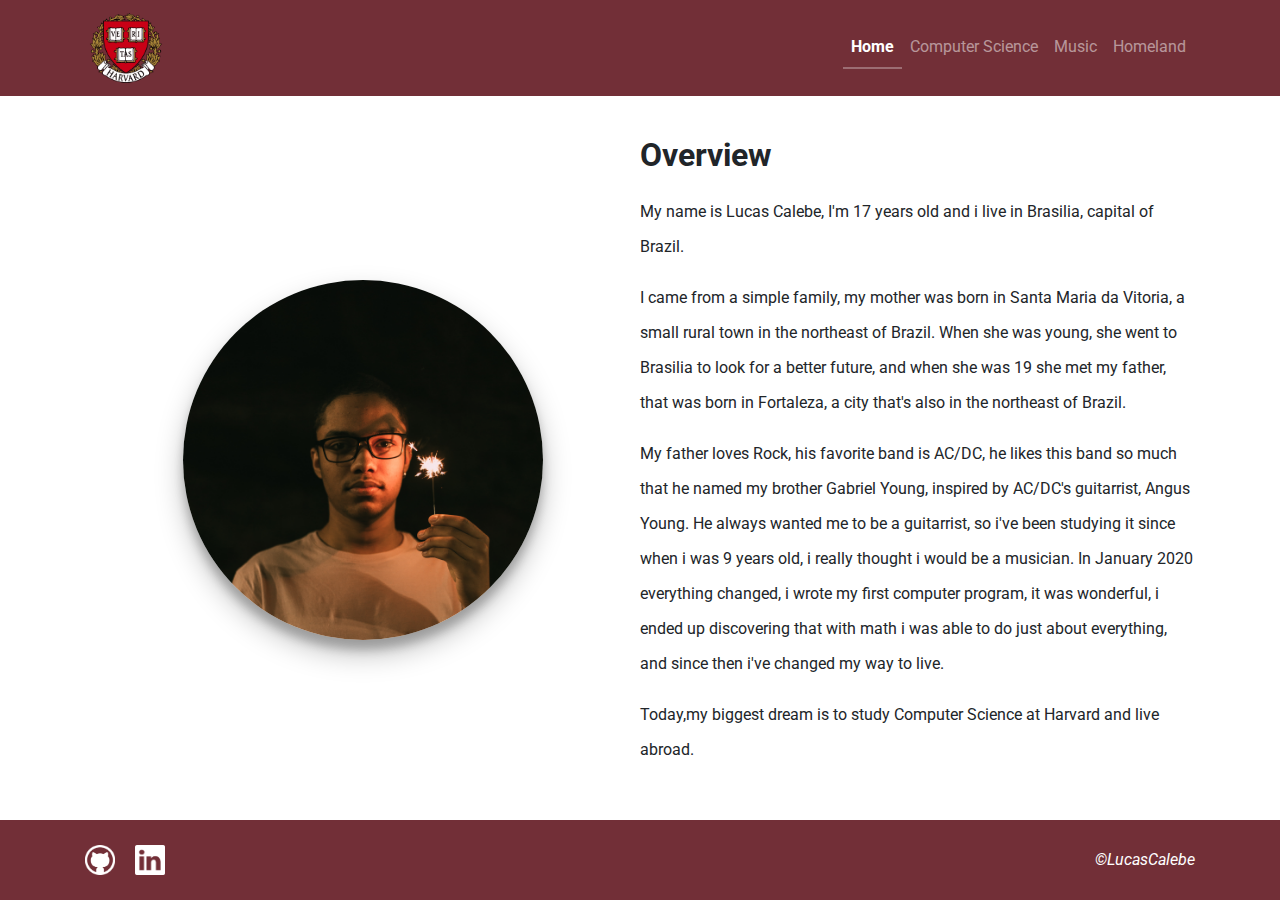
<file: PSET 8/homepage/index.html>
<!DOCTYPE html>

<html lang="en">
    <head>
        <link href="https://stackpath.bootstrapcdn.com/bootstrap/4.1.3/css/bootstrap.min.css" rel="stylesheet">
        <link href="./css/styles.css" rel="stylesheet">
        <title>Lucas Calebe - Home</title>
    </head>
    <body>
        <header class="fixed-top">
            <nav class="navbar navbar-expand-lg navbar-dark container">
                <button class="navbar-toggler" type="button" data-toggle="collapse" data-target="#navbarNav" aria-controls="navbarNav" aria-expanded="false" aria-label="Toggle navigation">
                    <span class="navbar-toggler-icon"></span>
                </button>

                <a href="welcome.html" class="logo"><img src="./img/harvard.png" alt="harvard logo"></a>
                <div class="collapse navbar-collapse justify-content-end" id="navbarNav">
                    <ul class="navbar-nav">
                        <li class="nav-item active">
                            <a class="nav-link" href="index.html">Home <span class="sr-only">(current)</span></a>
                        </li>
                        <li class="nav-item">
                            <a class="nav-link" href="computerScience.html">Computer Science</a>
                        </li>
                        <li class="nav-item">
                            <a class="nav-link" href="music.html">Music</a>
                        </li>
                        <li class="nav-item">
                            <a class="nav-link" href="homeland.html">Homeland</a>
                        </li>
                    </ul>
                </div>
            </nav>
        </header>

        <section>
            <div class="container">
                <div class="content">
                    <div class="content-photo">
                        <div class="photo"></div>
                    </div>

                    <div class="content-description">
                        <h2><strong>Overview</strong></h2>
                        <p>My name is Lucas Calebe, I'm 17 years old and i live in Brasilia, capital of Brazil.</p>
                        <p>I came from a simple family, my mother was born in Santa Maria da Vitoria, a small rural town in the northeast of Brazil.
                        When she was young, she went to Brasilia to look for a better future, and when she was 19 she met my father, that was born in Fortaleza,
                        a city that's also in the northeast of Brazil.</p>
                        <p>My father loves Rock, his favorite band is AC/DC, he likes this band so much that he named my brother Gabriel Young,
                            inspired by AC/DC's guitarrist, Angus Young. He always wanted me to be a guitarrist, so i've been studying it since when i was 9 years old,
                            i really thought i would be a musician. In January 2020 everything changed, i wrote my first computer program, it was wonderful, i ended up discovering
                            that with math i was able to do just about everything, and since then i've changed my way to live.</p>
                        <p>Today,my biggest dream is to study Computer Science at Harvard and live abroad.</p>
                    </div>
                    <br>
                </div>
            </div>
        </section>

        <footer>
            <div class="container rodape">
                <div class="social-media">
                    <a href="https://www.github.com/lucascalebe" target="_blank">
                        <img src="./img/github.png" alt="Github">
                    </a>
                    <a href="https://br.linkedin.com/in/lucas-calebe-73263290" target="_blank">
                        <img src="./img/linkedin.png" alt="LinkedIn">
                    </a>
                </div>
                <div class="copyright">
                    <span>&copy;LucasCalebe</span>
                </div>
            </div>
        </footer>
    </body>

    <script src="https://code.jquery.com/jquery-3.3.1.slim.min.js" integrity="sha384-q8i/X+965DzO0rT7abK41JStQIAqVgRVzpbzo5smXKp4YfRvH+8abtTE1Pi6jizo" crossorigin="anonymous"></script>
    <script src="https://cdnjs.cloudflare.com/ajax/libs/popper.js/1.14.3/umd/popper.min.js" integrity="sha384-ZMP7rVo3mIykV+2+9J3UJ46jBk0WLaUAdn689aCwoqbBJiSnjAK/l8WvCWPIPm49" crossorigin="anonymous"></script>
    <script src="https://stackpath.bootstrapcdn.com/bootstrap/4.1.3/js/bootstrap.min.js" integrity="sha384-ChfqqxuZUCnJSK3+MXmPNIyE6ZbWh2IMqE241rYiqJxyMiZ6OW/JmZQ5stwEULTy" crossorigin="anonymous"></script>
</html>
</file>
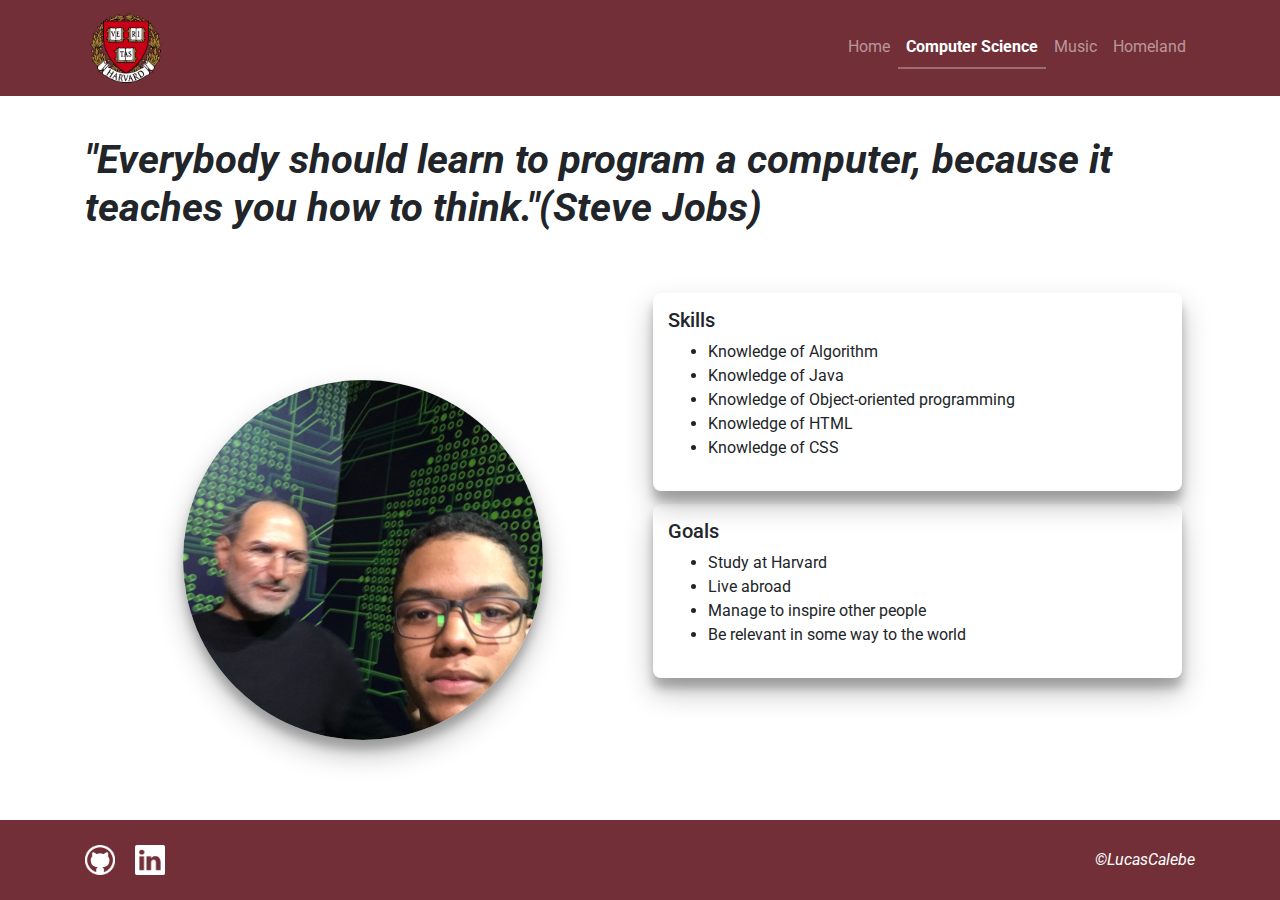
<file: PSET 8/homepage/computerScience.html>
<!DOCTYPE html>

<html lang="en">
    <head>
        <link href="https://stackpath.bootstrapcdn.com/bootstrap/4.1.3/css/bootstrap.min.css" rel="stylesheet">
        <link href="./css/cs.css" rel="stylesheet">
        <title>Lucas Calebe - Computer Science</title>
    </head>
    <body>
        <header class="fixed-top">
            <nav class="navbar navbar-expand-lg navbar-dark container">
                <button class="navbar-toggler" type="button" data-toggle="collapse" data-target="#navbarNav" aria-controls="navbarNav" aria-expanded="false" aria-label="Toggle navigation">
                    <span class="navbar-toggler-icon"></span>
                </button>

                <a href="welcome.html" class="logo"><img src="./img/harvard.png" alt="harvard logo"></a>
                <div class="collapse navbar-collapse justify-content-end" id="navbarNav">
                    <ul class="navbar-nav">
                        <li class="nav-item">
                            <a class="nav-link" href="index.html">Home <span class="sr-only">(current)</span></a>
                        </li>
                        <li class="nav-item active">
                            <a class="nav-link" href="cs.html">Computer Science</a>
                        </li>
                        <li class="nav-item">
                            <a class="nav-link" href="music.html">Music</a>
                        </li>
                        <li class="nav-item">
                            <a class="nav-link" href="homeland.html">Homeland</a>
                        </li>
                    </ul>
                </div>
            </nav>
        </header>
        <section>
            <div class="container">
                <div class="content">
                    <div class="content-phrase">
                        <h2><strong>"Everybody should learn to program a computer, because it teaches you how to think."(Steve Jobs)</strong></h2>
                    </div>
                    <div class="main-content">
                        <div class="content-photo">
                            <div class="photo"></div>
                        </div>
                        <div class="content-description">
                            <div class="item-pad shadow-lg skills">
                                <h5>Skills</h5>
                                <ul>
                                    <li>Knowledge of Algorithm</li>
                                    <li>Knowledge of Java</li>
                                    <li>Knowledge of Object-oriented programming</li>
                                    <li>Knowledge of HTML</li>
                                    <li>Knowledge of CSS</li>
                                </ul>
                            </div>
                            <div class="item-pad shadow-lg goals">
                                <h5>Goals</h5>
                                <ul>
                                    <li>Study at Harvard</li>
                                    <li>Live abroad</li>
                                    <li>Manage to inspire other people</li>
                                    <li>Be relevant in some way to the world</li>
                                </ul>
                            </div>
                        </div>
                    </div>
                </div>
            </div>
        </section>
        <footer>
            <div class="container rodape">
                <div class="social-media">
                    <a href="https://www.github.com/lucascalebe" target="_blank">
                        <img src="./img/github.png" alt="Github">
                    </a>
                    <a href="https://br.linkedin.com/in/lucas-calebe-73263290" target="_blank">
                        <img src="./img/linkedin.png" alt="LinkedIn">
                    </a>
                </div>
                <div class="copyright">
                    <span>&copy;LucasCalebe</span>
                </div>
            </div>
        </footer>
    </body>
    <script src="https://code.jquery.com/jquery-3.3.1.slim.min.js" integrity="sha384-q8i/X+965DzO0rT7abK41JStQIAqVgRVzpbzo5smXKp4YfRvH+8abtTE1Pi6jizo" crossorigin="anonymous"></script>
    <script src="https://cdnjs.cloudflare.com/ajax/libs/popper.js/1.14.3/umd/popper.min.js" integrity="sha384-ZMP7rVo3mIykV+2+9J3UJ46jBk0WLaUAdn689aCwoqbBJiSnjAK/l8WvCWPIPm49" crossorigin="anonymous"></script>
    <script src="https://stackpath.bootstrapcdn.com/bootstrap/4.1.3/js/bootstrap.min.js" integrity="sha384-ChfqqxuZUCnJSK3+MXmPNIyE6ZbWh2IMqE241rYiqJxyMiZ6OW/JmZQ5stwEULTy" crossorigin="anonymous"></script>
</html>
</file>
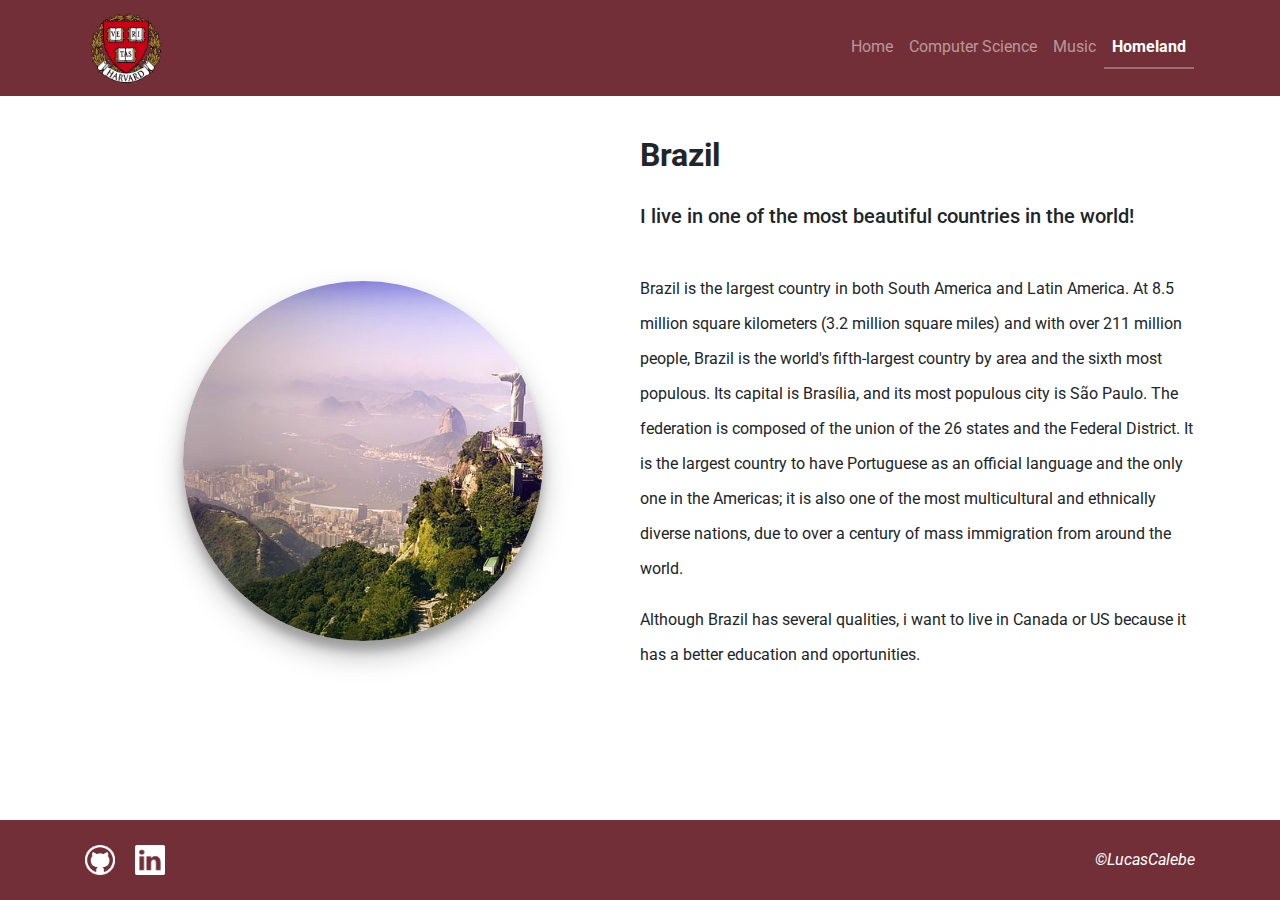
<file: PSET 8/homepage/homeland.html>
<!DOCTYPE html>

<html lang="en">
    <head>
        <link href="https://stackpath.bootstrapcdn.com/bootstrap/4.1.3/css/bootstrap.min.css" rel="stylesheet">
        <link href="./css/homeland.css" rel="stylesheet">
        <title>Lucas Calebe - Homepage</title>
    </head>
    <body>
        <header class="fixed-top">
            <nav class="navbar navbar-expand-lg navbar-dark container">
                <button class="navbar-toggler" type="button" data-toggle="collapse" data-target="#navbarNav" aria-controls="navbarNav" aria-expanded="false" aria-label="Toggle navigation">
                    <span class="navbar-toggler-icon"></span>
                </button>

                <a href="welcome.html" class="logo"><img src="./img/harvard.png" alt="harvard logo"></a>
                <div class="collapse navbar-collapse justify-content-end" id="navbarNav">
                    <ul class="navbar-nav">
                        <li class="nav-item">
                            <a class="nav-link" href="index.html">Home <span class="sr-only">(current)</span></a>
                        </li>
                        <li class="nav-item">
                            <a class="nav-link" href="computerScience.html">Computer Science</a>
                        </li>
                        <li class="nav-item">
                            <a class="nav-link" href="music.html">Music</a>
                        </li>
                        <li class="nav-item active">
                            <a class="nav-link" href="homeland.html">Homeland</a>
                        </li>
                    </ul>
                </div>
            </nav>
        </header>

        <section>
            <div class="container">
                <div class="content">
                    <div class="content-photo">
                        <div class="photo"></div>
                    </div>

                    <div class="content-description">
                        <h2><strong>Brazil</strong></h2>
                        <h5>I live in one of the most beautiful countries in the world!</h5>
                        <br>
                        <p>Brazil is the largest country in both South America and Latin America. At 8.5 million square kilometers (3.2 million square miles)
                            and with over 211 million people, Brazil is the world's fifth-largest country by area
                            and the sixth most populous. Its capital is Brasília, and its most populous city is São Paulo.
                            The federation is composed of the union of the 26 states and the Federal District. It is the largest country
                            to have Portuguese as an official language and the only one in the Americas; it is also one of the most multicultural and ethnically
                            diverse nations, due to over a century of mass immigration from around the world.</p>

                            Although Brazil has several qualities, i want to live in Canada or US because it has a better education and oportunities.
                    </div>
                    <br>
                </div>
            </div>
        </section>

        <footer>
            <div class="container rodape">
                <div class="social-media">
                    <a href="https://www.github.com/lucascalebe" target="_blank">
                        <img src="./img/github.png" alt="Github">
                    </a>
                    <a href="https://br.linkedin.com/in/lucas-calebe-73263290" target="_blank">
                        <img src="./img/linkedin.png" alt="LinkedIn">
                    </a>
                </div>
                <div class="copyright">
                    <span>&copy;LucasCalebe</span>
                </div>
            </div>
        </footer>
    </body>

    <script src="https://code.jquery.com/jquery-3.3.1.slim.min.js" integrity="sha384-q8i/X+965DzO0rT7abK41JStQIAqVgRVzpbzo5smXKp4YfRvH+8abtTE1Pi6jizo" crossorigin="anonymous"></script>
    <script src="https://cdnjs.cloudflare.com/ajax/libs/popper.js/1.14.3/umd/popper.min.js" integrity="sha384-ZMP7rVo3mIykV+2+9J3UJ46jBk0WLaUAdn689aCwoqbBJiSnjAK/l8WvCWPIPm49" crossorigin="anonymous"></script>
    <script src="https://stackpath.bootstrapcdn.com/bootstrap/4.1.3/js/bootstrap.min.js" integrity="sha384-ChfqqxuZUCnJSK3+MXmPNIyE6ZbWh2IMqE241rYiqJxyMiZ6OW/JmZQ5stwEULTy" crossorigin="anonymous"></script>
</html>
</file>
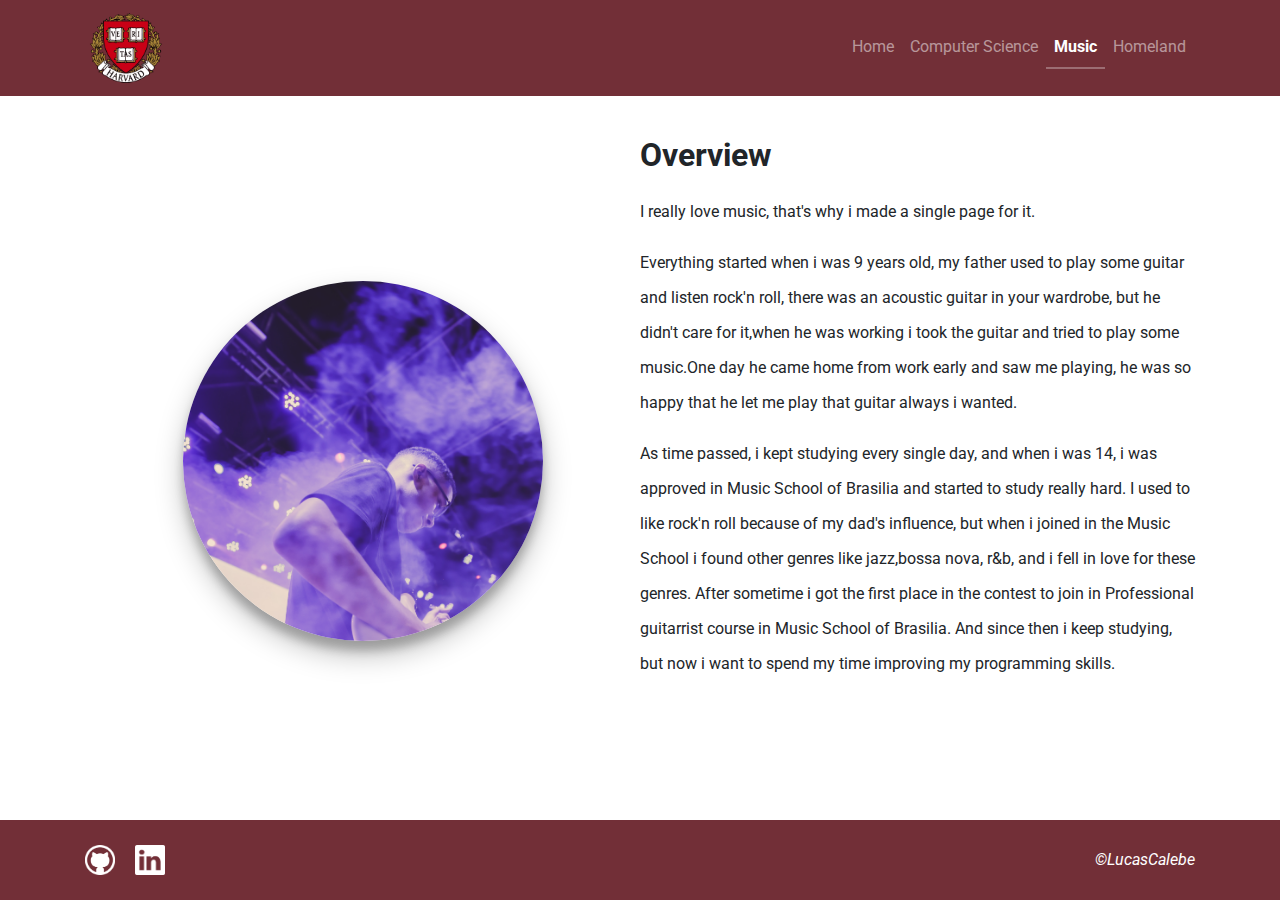
<file: PSET 8/homepage/music.html>
<!DOCTYPE html>

<html lang="en">
    <head>
        <link href="https://stackpath.bootstrapcdn.com/bootstrap/4.1.3/css/bootstrap.min.css" rel="stylesheet">
        <link href="./css/music.css" rel="stylesheet">
        <title>Lucas Calebe - Music</title>
    </head>
    <body>
        <header class="fixed-top">
            <nav class="navbar navbar-expand-lg navbar-dark container">
                <button class="navbar-toggler" type="button" data-toggle="collapse" data-target="#navbarNav" aria-controls="navbarNav" aria-expanded="false" aria-label="Toggle navigation">
                    <span class="navbar-toggler-icon"></span>
                </button>

                <a href="welcome.html" class="logo"><img src="./img/harvard.png" alt="harvard logo"></a>
                <div class="collapse navbar-collapse justify-content-end" id="navbarNav">
                    <ul class="navbar-nav">
                        <li class="nav-item">
                            <a class="nav-link" href="index.html">Home <span class="sr-only">(current)</span></a>
                        </li>
                        <li class="nav-item">
                            <a class="nav-link" href="computerScience.html">Computer Science</a>
                        </li>
                        <li class="nav-item active">
                            <a class="nav-link" href="music.html">Music</a>
                        </li>
                        <li class="nav-item">
                            <a class="nav-link" href="homeland.html">Homeland</a>
                        </li>
                    </ul>
                </div>
            </nav>
        </header>

        <section>
            <div class="container">
                <div class="content">
                    <div class="content-photo">
                        <div class="photo"></div>
                    </div> 

                    <div class="content-description">
                        <h2><strong>Overview</strong></h2>
                        <p>I really love music, that's why i made a single page for it.</p>
                        <p>Everything started when i was 9 years old, my father used to play some guitar and listen rock'n roll, there was an acoustic guitar in your wardrobe,
                            but he didn't care for it,when he was working i took the guitar and tried to play some music.One day he came home from work early and saw me playing, he was so happy that
                             he let me play that guitar always i wanted.</p>
                           <p>As time passed, i kept studying every single day, and when i was 14, i was approved in Music School of Brasilia and started to study really hard. I used to like rock'n roll
                            because of my dad's influence, but when i joined in the Music School i found other genres like jazz,bossa nova, r&b, and i fell in love for these genres. After sometime
                             i got the first place in the contest to join in Professional guitarrist course in Music School of Brasilia. And since then i keep studying, but now i want to spend my time
                              improving my programming skills.</p>
                    </div>
                    <br>
                </div>
            </div>
        </section>

        <footer>
            <div class="container rodape">
                <div class="social-media">
                    <a href="https://www.github.com/lucascalebe" target="_blank">
                        <img src="./img/github.png" alt="Github">
                    </a>
                    <a href="https://br.linkedin.com/in/lucas-calebe-73263290" target="_blank">
                        <img src="./img/linkedin.png" alt="LinkedIn">
                    </a>
                </div>
                <div class="copyright">
                    <span>&copy;LucasCalebe</span>
                </div>
            </div>
        </footer>
    </body>

    <script src="https://code.jquery.com/jquery-3.3.1.slim.min.js" integrity="sha384-q8i/X+965DzO0rT7abK41JStQIAqVgRVzpbzo5smXKp4YfRvH+8abtTE1Pi6jizo" crossorigin="anonymous"></script>
    <script src="https://cdnjs.cloudflare.com/ajax/libs/popper.js/1.14.3/umd/popper.min.js" integrity="sha384-ZMP7rVo3mIykV+2+9J3UJ46jBk0WLaUAdn689aCwoqbBJiSnjAK/l8WvCWPIPm49" crossorigin="anonymous"></script>
    <script src="https://stackpath.bootstrapcdn.com/bootstrap/4.1.3/js/bootstrap.min.js" integrity="sha384-ChfqqxuZUCnJSK3+MXmPNIyE6ZbWh2IMqE241rYiqJxyMiZ6OW/JmZQ5stwEULTy" crossorigin="anonymous"></script>
</html>
</file>
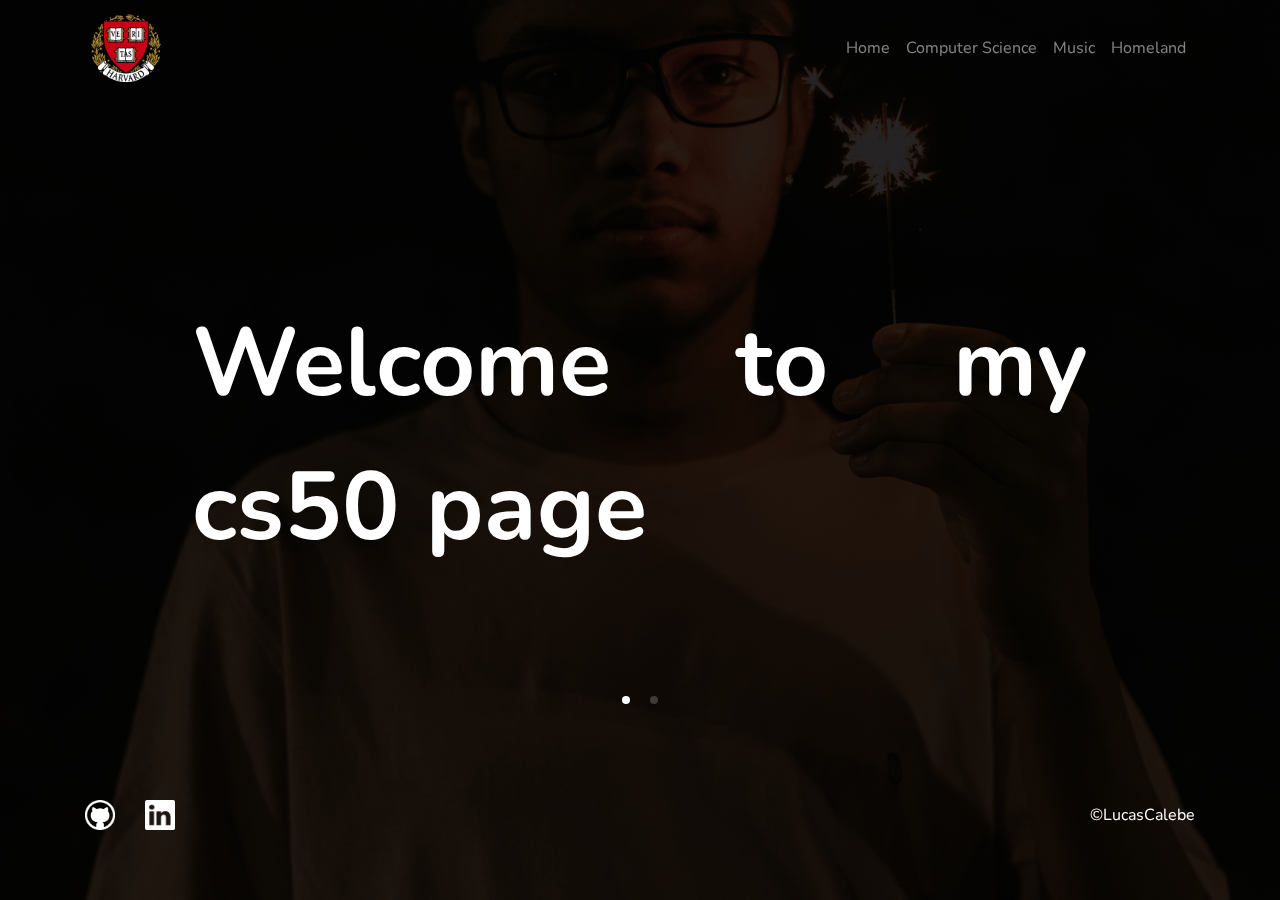
<file: PSET 8/homepage/welcome.html>
<!DOCTYPE html>
<html lang="en">
<head>
    <meta charset="UTF-8">
    <meta name="viewport" content="width=device-width, initial-scale=1.0">
    <link href="https://stackpath.bootstrapcdn.com/bootstrap/4.1.3/css/bootstrap.min.css" rel="stylesheet">
    <link rel="stylesheet" href="./css/welcome.css">
    <title>Lucas Calebe - CS50</title>
</head>
    <body>
        <header class="fixed-top">
            <nav class="navbar navbar-expand-lg navbar-dark container">
                <button class="navbar-toggler" type="button" data-toggle="collapse" data-target="#navbarNav" aria-controls="navbarNav" aria-expanded="false" aria-label="Toggle navigation">
                    <span class="navbar-toggler-icon"></span>
                </button>

                <a href="welcome.html" class="logo"><img src="./img/harvard.png" alt="harvard logo"></a>

                <div class="collapse navbar-collapse justify-content-end" id="navbarNav">
                    <ul class="navbar-nav">
                        <li class="nav-item ">
                            <a class="nav-link" href="index.html">Home <span class="sr-only">(current)</span></a>
                        </li>
                        <li class="nav-item">
                            <a class="nav-link" href="computerScience.html">Computer Science</a>
                        </li>
                        <li class="nav-item">
                            <a class="nav-link" href="music.html">Music</a>
                        </li>
                        <li class="nav-item">
                            <a class="nav-link" href="homeland.html">Homeland</a>
                        </li>
                    </ul>
                </div>
            </nav>
        </header>
        <section>
            <div class="background-image"></div>
            <div class="container section-content">
                <div class="content">
                    <div id="click" class="welcome">
                        <span><strong>Welcome to my cs50 page</strong></span>
                    </div>
                    <div class="overview">
                        <h1><strong>Overview</strong></h1>

                        <p>My name is Lucas Calebe, I'm 17 years old and i live in Brasilia, capital of Brazil.</p>
                        <br>
                        <p>I came from a simple family, my mother was born in Santa Maria da Vitoria, a small rural town in the northeast of Brazil.
                        When she was young, she went to Brasilia to look for a better future, and when she was 19 she met my father, that was born in Fortaleza,
                        a city that's also in the northeast of Brazil.</p>
                    </div>
                </div>
                <div class="select-resume">
                    <div onclick="changeContext(true)"></div>
                    <div onclick="changeContext(false)"></div>
                </div>
            </div>
        </section>

        <footer>
            <div class="container rodape">
                <div class="social-media">
                    <a href="https://www.github.com/lucascalebe" target="_blank">
                        <img src="./img/github.png" alt="Github">
                    </a>
                    <a href="https://br.linkedin.com/in/lucas-calebe-73263290" target="_blank">
                        <img src="./img/linkedin.png" alt="LinkedIn">
                    </a>
                </div>
                <div class="copyright">
                    <span>&copy;LucasCalebe</span>
                </div>
            </div>
        </footer>

        <script src="./js/app.js"></script>
        <script src="https://code.jquery.com/jquery-3.3.1.slim.min.js" integrity="sha384-q8i/X+965DzO0rT7abK41JStQIAqVgRVzpbzo5smXKp4YfRvH+8abtTE1Pi6jizo" crossorigin="anonymous"></script>
        <script src="https://cdnjs.cloudflare.com/ajax/libs/popper.js/1.14.3/umd/popper.min.js" integrity="sha384-ZMP7rVo3mIykV+2+9J3UJ46jBk0WLaUAdn689aCwoqbBJiSnjAK/l8WvCWPIPm49" crossorigin="anonymous"></script>
        <script src="https://stackpath.bootstrapcdn.com/bootstrap/4.1.3/js/bootstrap.min.js" integrity="sha384-ChfqqxuZUCnJSK3+MXmPNIyE6ZbWh2IMqE241rYiqJxyMiZ6OW/JmZQ5stwEULTy" crossorigin="anonymous"></script>
    </body>
</html>
</file>
<file: PSET 8/homepage/css/styles.css>
@import url('https://fonts.googleapis.com/css2?family=Roboto:ital,wght@0,300;0,700;1,400&display=swap');

* {
    font-family: 'Roboto', sans-serif;
}

/* =========== HEADER =========== */

header {
    background-color: #722f37;
}

.logo > img {
    width: 80px;
    margin-right: 12px;
}

/* =========== CONTENT =========== */

.content {
    display: flex;
    padding-top: calc(40px + 96px);
}

.content > div {
    width: 50%;
}

.content-photo {
    display: flex;
    align-items: center;
    justify-content: center;
}

.photo {
    width: 360px;
    height: 360px;
    background-image: url(../img/light.jpeg);
    background-size: cover;
    background-repeat: no-repeat;
    border-radius: 50%;
    box-shadow: 0 14px 28px rgba(0,0,0,0.25), 0 10px 10px rgba(0,0,0,0.22);
    transition: filter .4s ease-in-out, transform .3s ease-in-out;
}

.photo:hover {
    filter: brightness(1.7);
    transform: scale(1.02, 1.02);
}

.content-description {
    line-height: 35px;
}

.content-description > h2 {
    margin-bottom: 20px;
}

/* =========== FOOTER =========== */

footer {
    background-color: #722f37;
    position: fixed;
    bottom: 0;
    width: 100%;
    height: 80px;
}

.rodape {
    color: white;
    display: flex;
    justify-content: space-between;
    align-items: center;
    height: 100%;
}

.social-media {
    display: flex;
}

.social-media > a > img {
    width: 30px;
    margin-right: 20px;
    transition: filter 0.15s ease-in-out;
}

.social-media > a > img:hover {
    filter: brightness(0.7);
}

.copyright {
    font-style: italic;
}

/* ============== CSS BOOTSTRAP ================ */

.navbar-nav > .active {
    font-weight: 700;
    border-bottom: 2px solid rgba(255, 255, 255, 0.3);
}

/* ============== RESPONSIVE ================ */
@media screen and (max-width: 1024px) {
    .content {
        flex-direction: column;
    }

    .content > div {
        width: 100%;
    }

    .content-photo {
        margin-bottom: 70px;
    }

    .photo {
        width: 300px;
        height: 300px;
    }

    .content-description {
        font-size: 1.6rem;
    }
}
</file>
<file: PSET 8/homepage/css/cs.css>
@import url('https://fonts.googleapis.com/css2?family=Roboto:ital,wght@0,300;0,700;1,400&display=swap');

* {
    font-family: 'Roboto', sans-serif;
}

/* =========== HEADER =========== */

header {
    background-color: #722f37;
}

.logo > img {
    width: 80px;
    margin-right: 12px;
}

/* =========== CONTENT =========== */

.content {
    padding-top: calc(40px + 96px);
}
.content-phrase > h2{
    font-size: 40px;
    font-style: italic;
}
.main-content{
    /* border: 2px solid green; */
    display: flex;
    padding-top: 40px;
    width: 100%;
    height: 600px;
}
.content-photo{
    /* border: 2px solid red; */
    width: 50%;
    display: flex;
    align-items: center;
    justify-content: center;
}
.photo{
    width: 360px;
    height: 360px;
    background-image: url(../img/steve.jpeg);
    background-size: cover;
    background-repeat: no-repeat;
    border-radius: 50%;
    box-shadow: 0 14px 28px rgba(0,0,0,0.25), 0 10px 10px rgba(0,0,0,0.22);
    transition: filter .4s ease-in-out, transform .3s ease-in-out;
}
.photo:hover {
    transform: scale(1.02, 1.02);
}
.content-description{
    /* border: 2px solid blue; */
    width: 50%;
    line-height: 24px;
}

.item-pad
{
    border-radius:8px;
    margin:13px;
    padding:15px;
    box-shadow: 0 14px 28px rgba(0,0,0,0.25), 0 10px 10px rgba(0,0,0,0.22);
    transition: filter .4s ease-in-out, transform .3s ease-in-out;
}
.skills:hover{
    filter: brightness(1.1);
    transform: scale(1.02,1.02);
}
.goals:hover{
    filter: brightness(1.1);
    transform: scale(1.02,1.02);
}
/* =========== FOOTER =========== */

footer {
    background-color: #722f37;
    position: fixed;
    bottom: 0;
    width: 100%;
    height: 80px;
}

.rodape {
    color: white;
    display: flex;
    justify-content: space-between;
    align-items: center;
    height: 100%;
}

.social-media {
    display: flex;
}

.social-media > a > img {
    width: 30px;
    margin-right: 20px;
    transition: filter 0.15s ease-in-out;
}

.social-media > a > img:hover {
    filter: brightness(0.7);
}

.copyright {
    font-style: italic;
}

/* ============== CSS BOOTSTRAP ================ */

.navbar-nav > .active {
    font-weight: 700;
    border-bottom: 2px solid rgba(255, 255, 255, 0.3);
}

/* ============== RESPONSIVE ================ */
@media screen and (max-width: 1024px) {
    .content {
        flex-direction: column;
    }

    .content > div {
        width: 100%;
    }

    .content-photo {
        margin-bottom: 70px;
    }

    .photo {
        width: 300px;
        height: 300px;
    }

    .content-description {
        font-size: 1.6rem;
    }
}
</file>
<file: PSET 8/homepage/css/homeland.css>
@import url('https://fonts.googleapis.com/css2?family=Roboto:ital,wght@0,300;0,700;1,400&display=swap');

* {
    font-family: 'Roboto', sans-serif;
}

/* =========== HEADER =========== */

header {
    background-color: #722f37;
}

.logo > img {
    width: 80px;
    margin-right: 12px;
}

/* =========== CONTENT =========== */

.content {
    display: flex;
    padding-top: calc(40px + 96px);
}

.content > div {
    width: 50%;
}

.content-photo {
    display: flex;
    align-items: center;
    justify-content: center;
}

.photo {
    width: 360px;
    height: 360px;
    background-image: url(../img/brazil.jpg);
    background-size: cover;
    background-repeat: no-repeat;
    border-radius: 50%;
    box-shadow: 0 14px 28px rgba(0,0,0,0.25), 0 10px 10px rgba(0,0,0,0.22);
    transition: filter .4s ease-in-out, transform .3s ease-in-out;
}

.photo:hover {
    filter: brightness(1.0);
    transform: scale(1.02, 1.02);
}

.content-description {
    height: 650px;
    line-height: 35px;
}

.content-description > h2 {
    margin-bottom: 30px;
}

/* =========== FOOTER =========== */

footer {
    background-color: #722f37;
    position: fixed;
    bottom: 0;
    width: 100%;
    height: 80px;
}

.rodape {
    color: white;
    display: flex;
    justify-content: space-between;
    align-items: center;
    height: 100%;
}

.social-media {
    display: flex;
}

.social-media > a > img {
    width: 30px;
    margin-right: 20px;
    transition: filter 0.15s ease-in-out;
}

.social-media > a > img:hover {
    filter: brightness(0.7);
}

.copyright {
    font-style: italic;
}

/* ============== CSS BOOTSTRAP ================ */

.navbar-nav > .active {
    font-weight: 700;
    border-bottom: 2px solid rgba(255, 255, 255, 0.3);
}

/* ============== RESPONSIVE ================ */
@media screen and (max-width: 1024px) {
    .content {
        flex-direction: column;
    }

    .content > div {
        width: 100%;
    }

    .content-photo {
        margin-bottom: 70px;
    }

    .photo {
        width: 300px;
        height: 300px;
    }

    .content-description {
        font-size: 1.6rem;
    }
}
</file>
<file: PSET 8/homepage/css/music.css>
@import url('https://fonts.googleapis.com/css2?family=Roboto:ital,wght@0,300;0,700;1,400&display=swap');

* {
    font-family: 'Roboto', sans-serif;
}

/* =========== HEADER =========== */

header {
    background-color: #722f37;
}

.logo > img {
    width: 80px;
    margin-right: 12px;
}

/* =========== CONTENT =========== */

.content {
    display: flex;
    padding-top: calc(40px + 96px);
}

.content > div {
    width: 50%;
}

.content-photo {
    display: flex;
    align-items: center;
    justify-content: center;
}

.photo {
    width: 360px;
    height: 360px;
    background-image: url(../img/guitarbr.jpeg);
    background-size: cover;
    background-repeat: no-repeat;
    border-radius: 50%;
    box-shadow: 0 14px 28px rgba(0,0,0,0.25), 0 10px 10px rgba(0,0,0,0.22);
    transition: filter .4s ease-in-out, transform .3s ease-in-out;
}

.photo:hover {
    filter: brightness(1.3);
    transform: scale(1.02, 1.02);
}

.content-description {
    height: 650px;
    line-height: 35px;
}

.content-description > h2 {
    margin-bottom: 20px;
}

/* =========== FOOTER =========== */

footer {
    background-color: #722f37;
    position: fixed;
    bottom: 0;
    width: 100%;
    height: 80px;
}

.rodape {
    color: white;
    display: flex;
    justify-content: space-between;
    align-items: center;
    height: 100%;
}

.social-media {
    display: flex;
}

.social-media > a > img {
    width: 30px;
    margin-right: 20px;
    transition: filter 0.15s ease-in-out;
}

.social-media > a > img:hover {
    filter: brightness(0.7);
}

.copyright {
    font-style: italic;
}

/* ============== CSS BOOTSTRAP ================ */

.navbar-nav > .active {
    font-weight: 700;
    border-bottom: 2px solid rgba(255, 255, 255, 0.3);
}

/* ============== RESPONSIVE ================ */
@media screen and (max-width: 1024px) {
    .content {
        flex-direction: column;
    }

    .content > div {
        width: 100%;
    }

    .content-photo {
        margin-bottom: 70px;
    }

    .photo {
        width: 300px;
        height: 300px;
    }

    .content-description {
        font-size: 1.6rem;
    }
}
</file>
<file: PSET 8/homepage/css/welcome.css>
@import url('https://fonts.googleapis.com/css2?family=Nunito:ital,wght@0,300;0,700;1,400&display=swap');

* {
    font-family: 'Nunito', sans-serif;
}

body {
    height: 100vh;
    width: 100vw;
    margin: 0;
    box-sizing: border-box;
    padding: 0;
}

.logo > img {
    width: 80px;
    margin-right: 12px;
}

section > .container {
    display: flex;
    align-items: center;
    justify-content: center;
    height: 100vh;
}

.background-image {
    background-image: url(../img/light.jpeg);
    background-position: center;
    background-size: cover;
    filter: brightness(0.15);
    width: 100%;
    height: 100%;
    position: absolute;
    top: 0;
    z-index: -1;
    left: 0;
}

.section-content {
    display: flex;
    flex-direction: column;
}

.select-resume {
    color: white;
    display: flex;
}

.select-resume > div {
    width: 8px;
    height: 8px;
    margin: 10px;
    border-radius: 50%;
    background-color: white;
    cursor: pointer;
    transition: background-color 0.15s ease-in-out;
}

.select-resume > div + div {
    background-color: rgba(255, 255, 255, 0.2);
    transition: background-color 0.15s ease-in-out;
}

.content {
    z-index: 5;
    color: white;
    width: 70vw;
    height: 500px;
    text-align: justify;
    display: flex;
    align-items: center;
    justify-content: center;
}

.welcome {
    display: flex;
    align-items: center;
    justify-content: center;
    font-size: 6rem;
}

.overview {
    display: none;
}

.overview > h1 {
    font-size: 4.2rem;
    border-bottom: 2px solid rgba(255, 255, 255, 0.05);
    margin-bottom: 50px;
}

.overview > p {
    font-size: 1.7rem;
    line-height: 45px;
}

footer {
    position: fixed;
    bottom: 0;
    height: 100px;
    width: 100%;
}

.rodape {
    display: flex;
    align-items: center;
    justify-content: space-between;
    color: white;
    align-items: center;
    width: 100%;
}

.social-media {
    display: flex;
}

.social-media > a > img {
    width: 30px;
    margin-right: 30px;
    transition: filter 0.15s ease-in-out;
}

.social-media > a > img:hover {
    filter: brightness(0.7);
}
</file>
